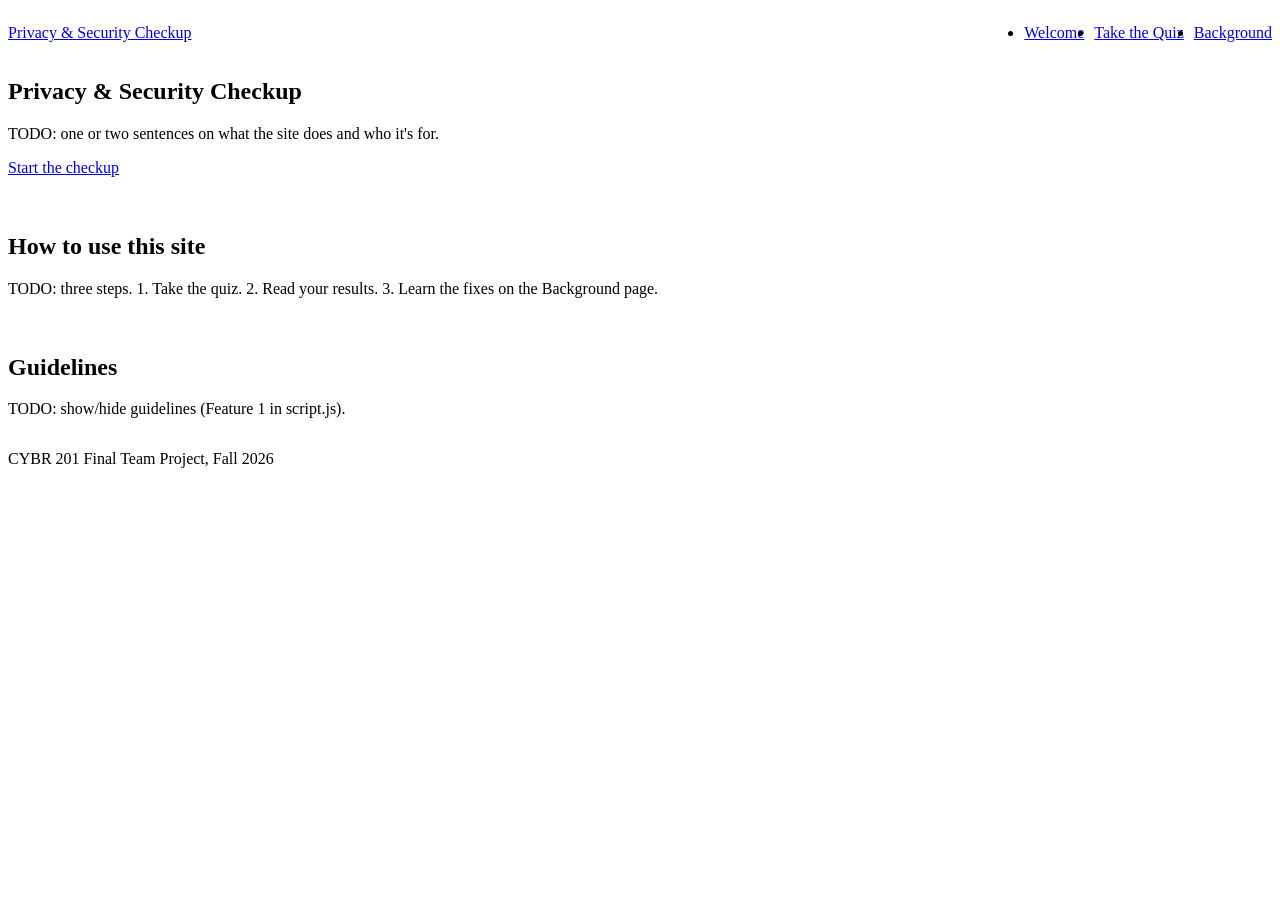
<file: index.html>
<!doctype html>
<html lang="en">
<head>
  <meta charset="utf-8">
  <meta name="viewport" content="width=device-width, initial-scale=1">
  <title>Privacy &amp; Security Checkup | Welcome</title>
  <link rel="stylesheet" href="styles.css">
</head>
<body>
  <header>
    <a href="index.html">Privacy &amp; Security Checkup</a>
    <nav aria-label="Main">
      <ul>
        <li><a href="index.html" aria-current="page">Welcome</a></li>
        <li><a href="quiz.html">Take the Quiz</a></li>
        <li><a href="background.html">Background</a></li>
      </ul>
    </nav>
  </header>

  <main>
    <section>
      <h1>Privacy &amp; Security Checkup</h1>
      <p>TODO: one or two sentences on what the site does and who it's for.</p>
      <p><a href="quiz.html">Start the checkup</a></p>
      <!-- TODO: add at least one image with alt text (required by the guidelines) -->
    </section>

    <section>
      <h2>How to use this site</h2>
      <p>TODO: three steps. 1. Take the quiz. 2. Read your results. 3. Learn the fixes on the Background page.</p>
    </section>

    <section>
      <h2>Guidelines</h2>
      <p>TODO: show/hide guidelines (Feature 1 in script.js).</p>
      <!--
        Each guideline is a button with class "toggle" plus the panel it opens. Example:

        <h3><button type="button" class="toggle" aria-expanded="false" aria-controls="guide-1">Where do my answers go?</button></h3>
        <div id="guide-1" hidden>
          <p>Answer goes here.</p>
        </div>

        Planned questions: Who is this site for? Where do my answers go?
        How is my score calculated? What should I avoid typing?
      -->
    </section>
  </main>

  <footer>
    <p>CYBR 201 Final Team Project, Fall 2026</p>
  </footer>

  <script src="script.js"></script>
</body>
</html>
</file>
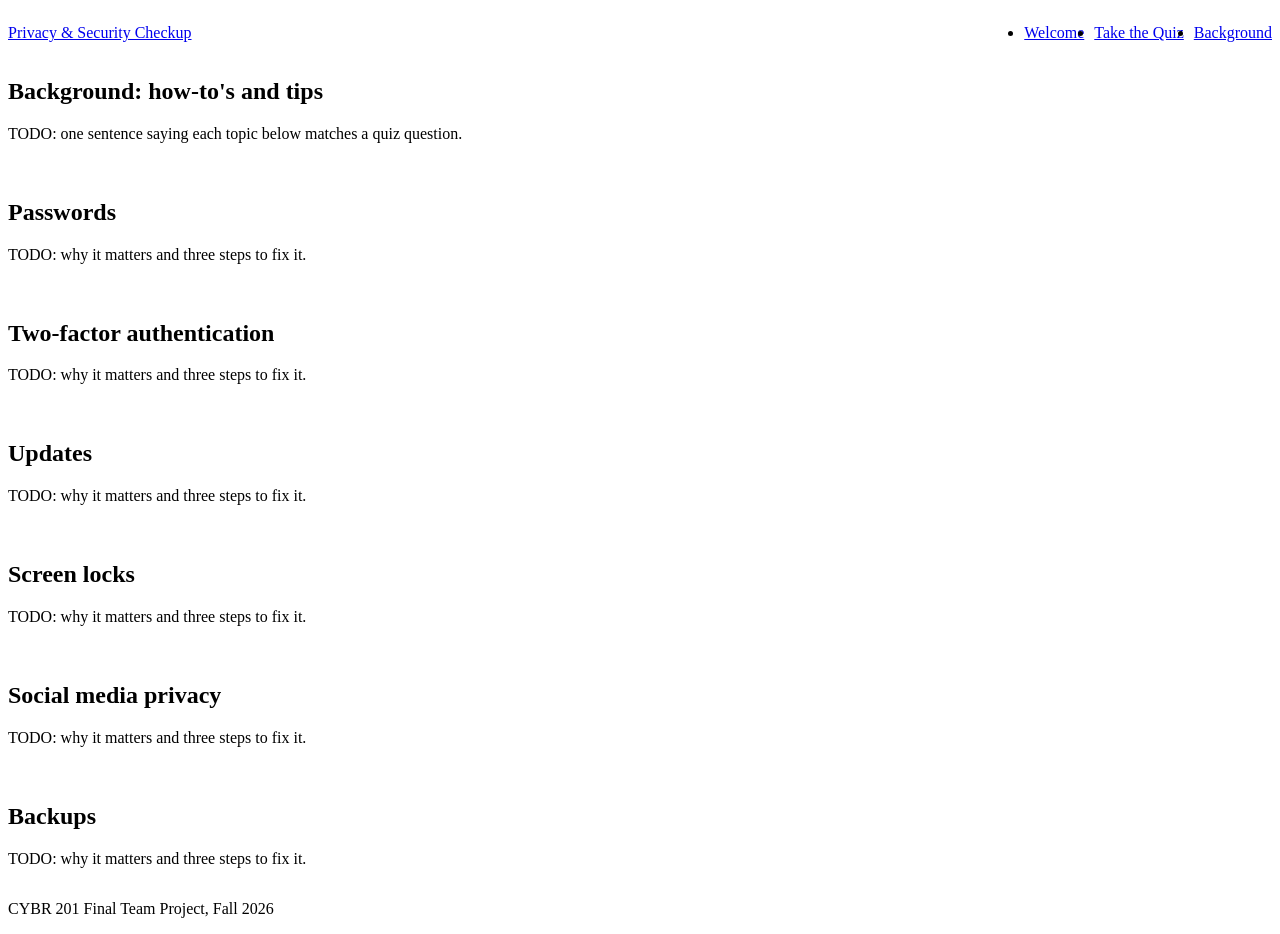
<file: background.html>
<!doctype html>
<html lang="en">
<head>
  <meta charset="utf-8">
  <meta name="viewport" content="width=device-width, initial-scale=1">
  <title>Privacy &amp; Security Checkup | Background</title>
  <link rel="stylesheet" href="styles.css">
</head>
<body>
  <header>
    <a href="index.html">Privacy &amp; Security Checkup</a>
    <nav aria-label="Main">
      <ul>
        <li><a href="index.html">Welcome</a></li>
        <li><a href="quiz.html">Take the Quiz</a></li>
        <li><a href="background.html" aria-current="page">Background</a></li>
      </ul>
    </nav>
  </header>

  <main>
    <section>
      <h1>Background: how-to's and tips</h1>
      <p>TODO: one sentence saying each topic below matches a quiz question.</p>
      <!-- TODO: turn each topic into a show/hide section, same pattern as the Welcome page guidelines -->
    </section>

    <section>
      <h2>Passwords</h2>
      <p>TODO: why it matters and three steps to fix it.</p>
    </section>

    <section>
      <h2>Two-factor authentication</h2>
      <p>TODO: why it matters and three steps to fix it.</p>
    </section>

    <section>
      <h2>Updates</h2>
      <p>TODO: why it matters and three steps to fix it.</p>
    </section>

    <section>
      <h2>Screen locks</h2>
      <p>TODO: why it matters and three steps to fix it.</p>
    </section>

    <section>
      <h2>Social media privacy</h2>
      <p>TODO: why it matters and three steps to fix it.</p>
    </section>

    <section>
      <h2>Backups</h2>
      <p>TODO: why it matters and three steps to fix it.</p>
    </section>
  </main>

  <footer>
    <p>CYBR 201 Final Team Project, Fall 2026</p>
  </footer>

  <script src="script.js"></script>
</body>
</html>
</file>
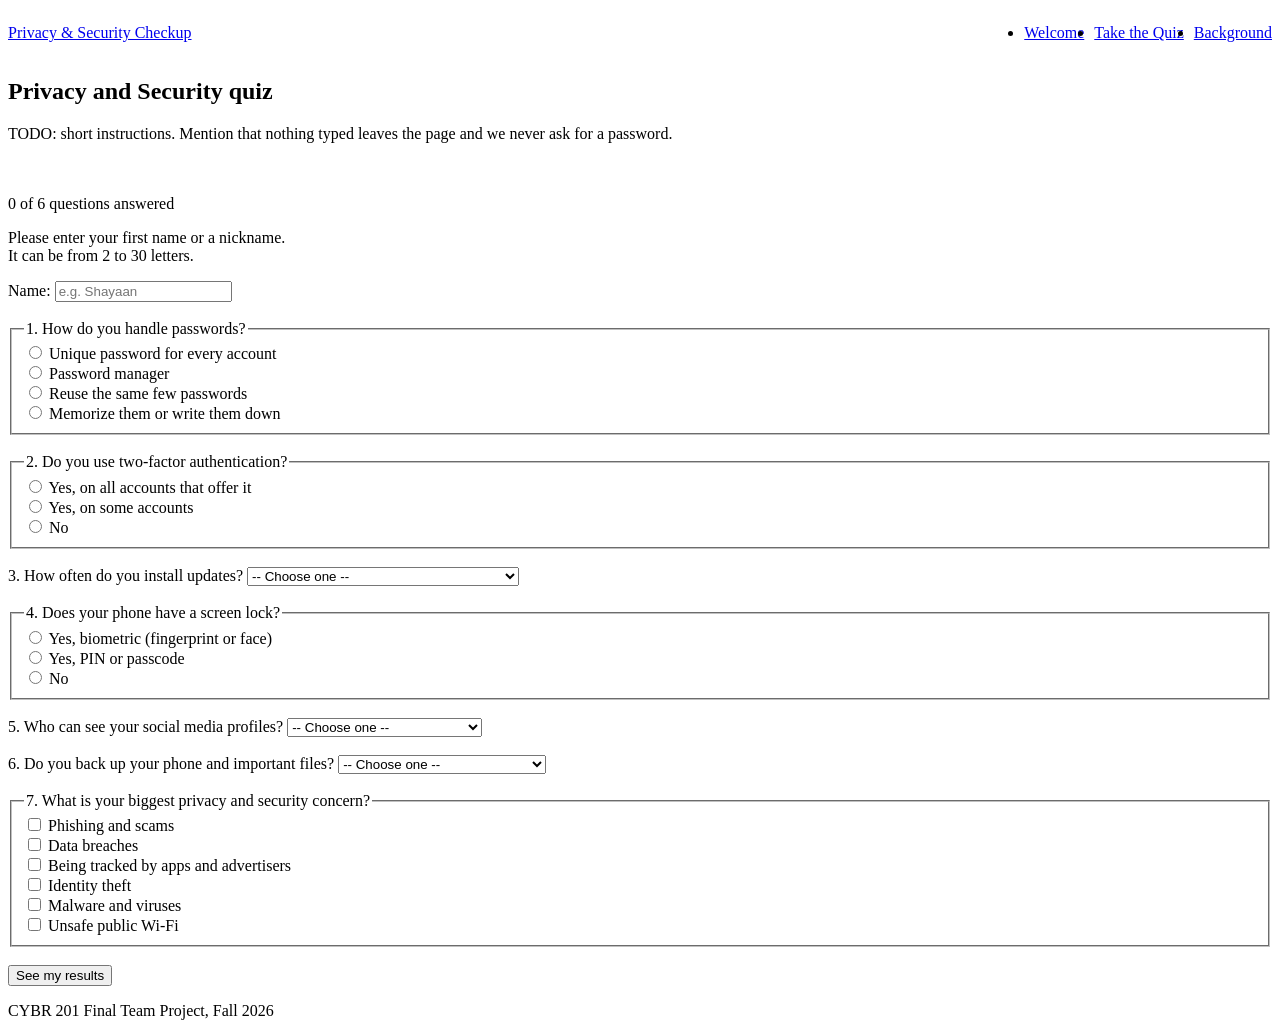
<file: quiz.html>
<!doctype html>
<html lang="en">
<head>
  <meta charset="utf-8">
  <meta name="viewport" content="width=device-width, initial-scale=1">
  <title>Privacy &amp; Security Checkup | Quiz</title>
  <link rel="stylesheet" href="styles.css">
</head>
<body>
  <header>
    <a href="index.html">Privacy &amp; Security Checkup</a>
    <nav aria-label="Main">
      <ul>
        <li><a href="index.html">Welcome</a></li>
        <li><a href="quiz.html" aria-current="page">Take the Quiz</a></li>
        <li><a href="background.html">Background</a></li>
      </ul>
    </nav>
  </header>

  <main>
    <section>
      <h1>Privacy and Security quiz</h1>
      <p>TODO: short instructions. Mention that nothing typed leaves the page and we never ask for a password.</p>
    </section>

    <section>
      <!-- Progress counter (Feature 2 in script.js) -->
      <p id="progress-text">0 of 6 questions answered</p>

      <!-- Error messages from JavaScript validation go here -->
      <div id="form-errors" role="alert" hidden>
        <p>Please fix the following:</p>
        <ul id="error-list"></ul>
      </div>

      <form id="checkup-form">
        <!--
          TODO: add the fields from the proposal. Every field needs a <label>
          and HTML validation (required, minlength/maxlength, pattern).
        -->

        <!-- ** All line breaks should be temporary, as CSS should be used for proper spacing ** -->

          <!-- - First name or nickname (text, 2 to 30 letters) -->
          <p>Please enter your first name or a nickname.<br>
          It can be from 2 to 30 letters.</p>
            <div>
              <label for="name">Name:</label>
              <input type="text" id="name" name="name" placeholder="e.g. Shayaan"
              required minlength="2" maxlength="30" pattern="[A-Za-z]{2,30}">
            </div>

            <br>

          <!-- 1. How do you handle passwords? (radio buttons) -->
          <fieldset>
            <legend>1. How do you handle passwords?</legend>
            <div>
              <input type="radio" name="passwords" id="pw-unique" value="unique" required>
              <label for="pw-unique">Unique password for every account</label>
            </div>
            <div>
              <input type="radio" name="passwords" id="pw-manager" value="manager">
              <label for="pw-manager">Password manager</label>
            </div>
            <div>
              <input type="radio" name="passwords" id="pw-reuse" value="reuse">
              <label for="pw-reuse">Reuse the same few passwords</label>
            </div>
            <div>
              <input type="radio" name="passwords" id="pw-memory" value="memory">
              <label for="pw-memory">Memorize them or write them down</label>
            </div>
          </fieldset>

            <br>

          <!-- 2. Do you use two-factor authentication? (radio buttons) -->
          <fieldset>
            <legend>2. Do you use two-factor authentication?</legend>
            <div>
              <input type="radio" name="two-factor" id="tfa-all" value="all" required>
              <label for="tfa-all">Yes, on all accounts that offer it</label>
            </div>
            <div>
              <input type="radio" name="two-factor" id="tfa-some" value="some">
              <label for="tfa-some">Yes, on some accounts</label>
            </div>
            <div>
              <input type="radio" name="two-factor" id="tfa-no" value="no">
              <label for="tfa-no">No</label>
            </div>
          </fieldset>

            <br>

          <!-- 3. How often do you install updates? (dropdown) -->
          <div>
            <label for="updates">3. How often do you install updates?</label>
            <select id="updates" name="updates" required>
              <option value="">-- Choose one --</option>
              <option value="automatic">Automatically, as soon as they're available</option>
              <option value="week">Within a week</option>
              <option value="month">Within a month</option>
              <option value="rarely">Rarely</option>
              <option value="never">Never</option>
            </select>
          </div>

            <br>

          <!-- 4. Does your phone have a screen lock? (radio buttons) -->
          <fieldset>
            <legend>4. Does your phone have a screen lock?</legend>
            <div>
              <input type="radio" name="screen-lock" id="lock-biometric" value="biometric" required>
              <label for="lock-biometric">Yes, biometric (fingerprint or face)</label>
            </div>
            <div>
              <input type="radio" name="screen-lock" id="lock-passcode" value="passcode">
              <label for="lock-passcode">Yes, PIN or passcode</label>
            </div>
            <div>
              <input type="radio" name="screen-lock" id="lock-none" value="none">
              <label for="lock-none">No</label>
            </div>
          </fieldset>

            <br>

          <!-- 5. Who can see your social media profiles? (dropdown) -->
          <div>
            <label for="social">5. Who can see your social media profiles?</label>
            <select id="social" name="social" required>
              <option value="">-- Choose one --</option>
              <option value="public">Anyone (public)</option>
              <option value="friends-of-friends">Friends and friends of friends</option>
              <option value="friends">Friends only</option>
              <option value="private">Only me</option>
              <option value="none">I don't use social media</option>
            </select>
          </div>

            <br>

          <!-- 6. Do you back up your phone and important files? (dropdown) -->
          <div>
            <label for="backup">6. Do you back up your phone and important files?</label>
            <select id="backup" name="backup" required>
              <option value="">-- Choose one --</option>
              <option value="automatic">Yes, automatically</option>
              <option value="manual">Yes, manually from time to time</option>
              <option value="rarely">Rarely</option>
              <option value="never">Never</option>
            </select>
          </div>

            <br>

          <!-- 7. What are your biggest privacy and security concerns? (checkboxes, at least two) -->
          <fieldset>
            <legend>7. What is your biggest privacy and security concern?</legend>
            <div>
              <input type="checkbox" name="concerns" id="c-phishing" value="phishing">
              <label for="c-phishing">Phishing and scams</label>
            </div>
            <div>
              <input type="checkbox" name="concerns" id="c-breach" value="data-breach">
              <label for="c-breach">Data breaches</label>
            </div>
            <div>
              <input type="checkbox" name="concerns" id="c-tracking" value="tracking">
              <label for="c-tracking">Being tracked by apps and advertisers</label>
            </div>
            <div>
              <input type="checkbox" name="concerns" id="c-identity" value="identity-theft">
              <label for="c-identity">Identity theft</label>
            </div>
            <div>
              <input type="checkbox" name="concerns" id="c-malware" value="malware">
              <label for="c-malware">Malware and viruses</label>
            </div>
            <div>
              <input type="checkbox" name="concerns" id="c-wifi" value="public-wifi">
              <label for="c-wifi">Unsafe public Wi-Fi</label>
            </div>
          </fieldset>

			<br>

        <button type="submit">See my results</button>
      </form>

      <!-- Score and tips (Feature 3 in script.js) -->
      <div id="results" hidden>
        <h2 id="results-title"></h2>
        <ul id="results-tips"></ul>
      </div>
    </section>
  </main>

  <footer>
    <p>CYBR 201 Final Team Project, Fall 2026</p>
  </footer>

  <script src="script.js"></script>
</body>
</html>
</file>
<file: styles.css>
header {
  display: flex;
  justify-content: space-between;
  align-items: center;
  flex-wrap: wrap;
  gap: 16px;
}

nav ul {
  display: flex;
  flex-wrap: wrap;
  gap: 10px;
}

main {
  display: flex;
  flex-direction: column;
  gap: 20px;
}
</file>
